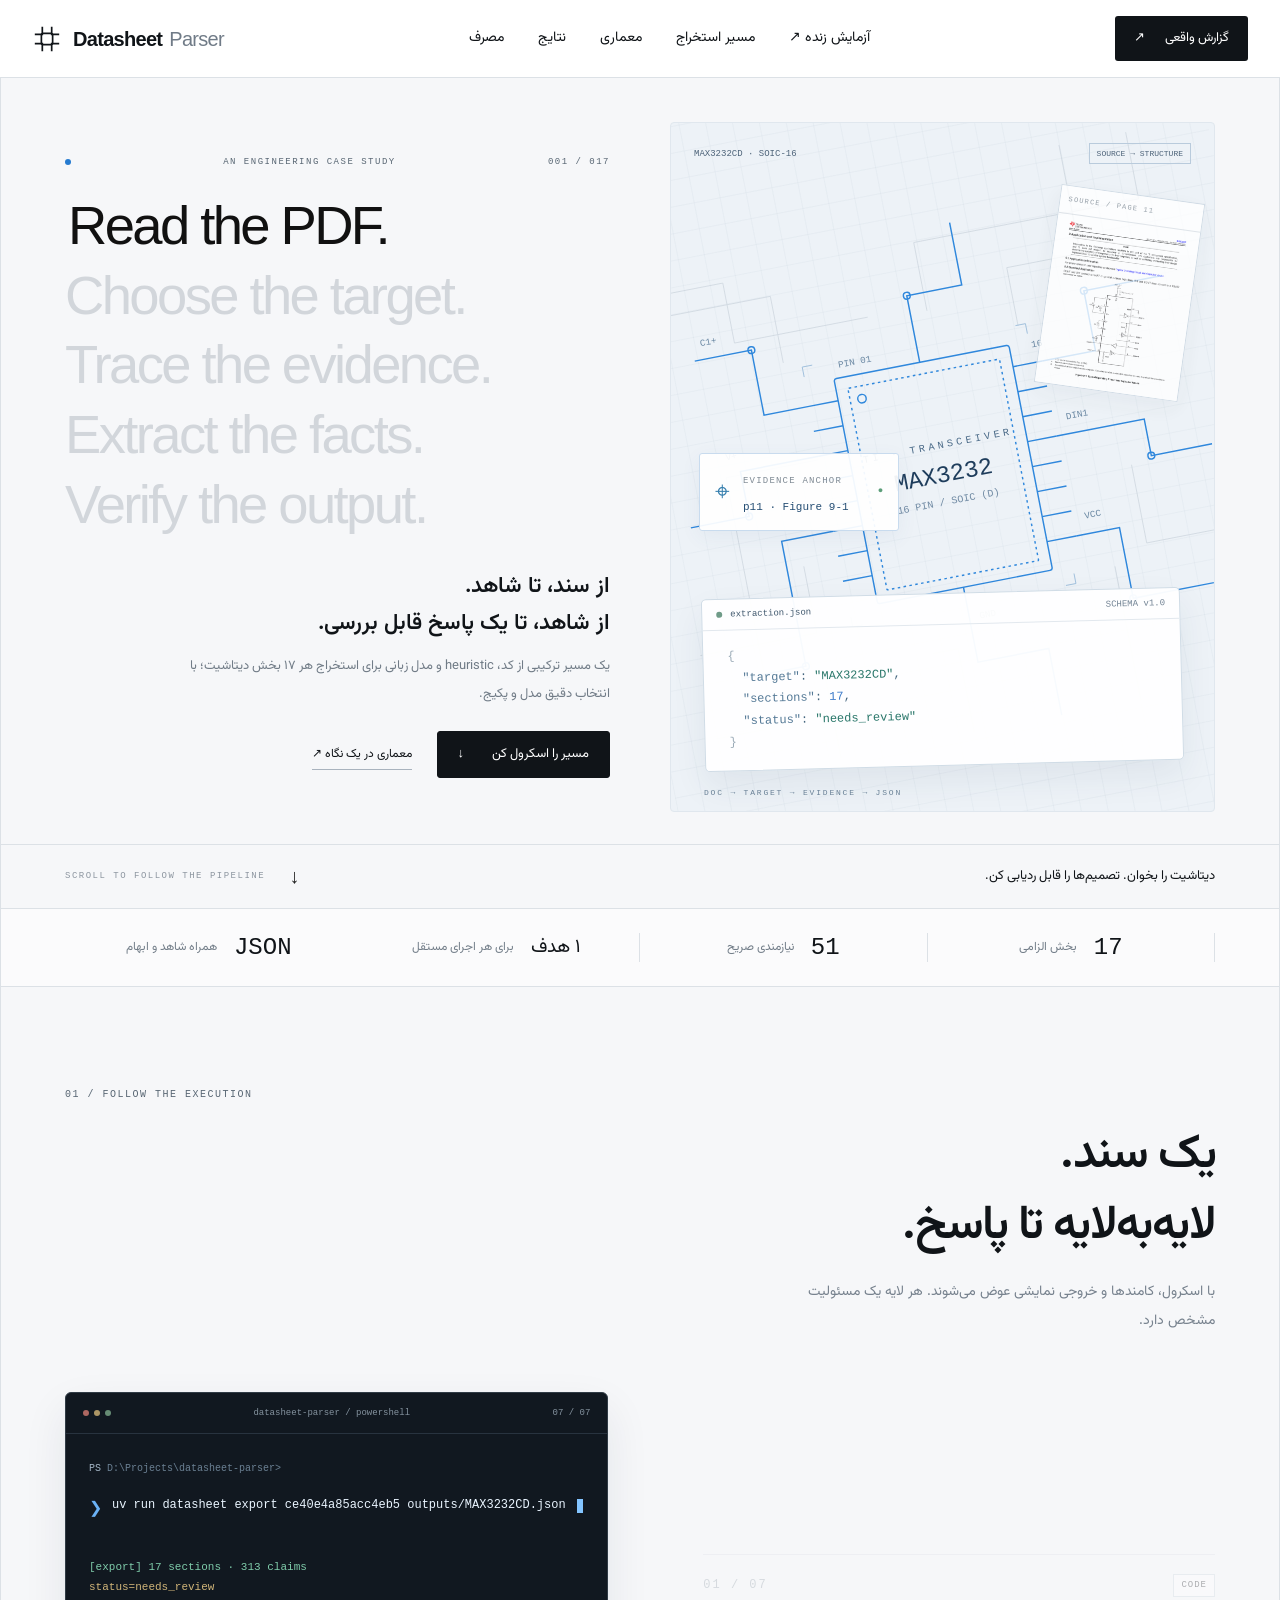
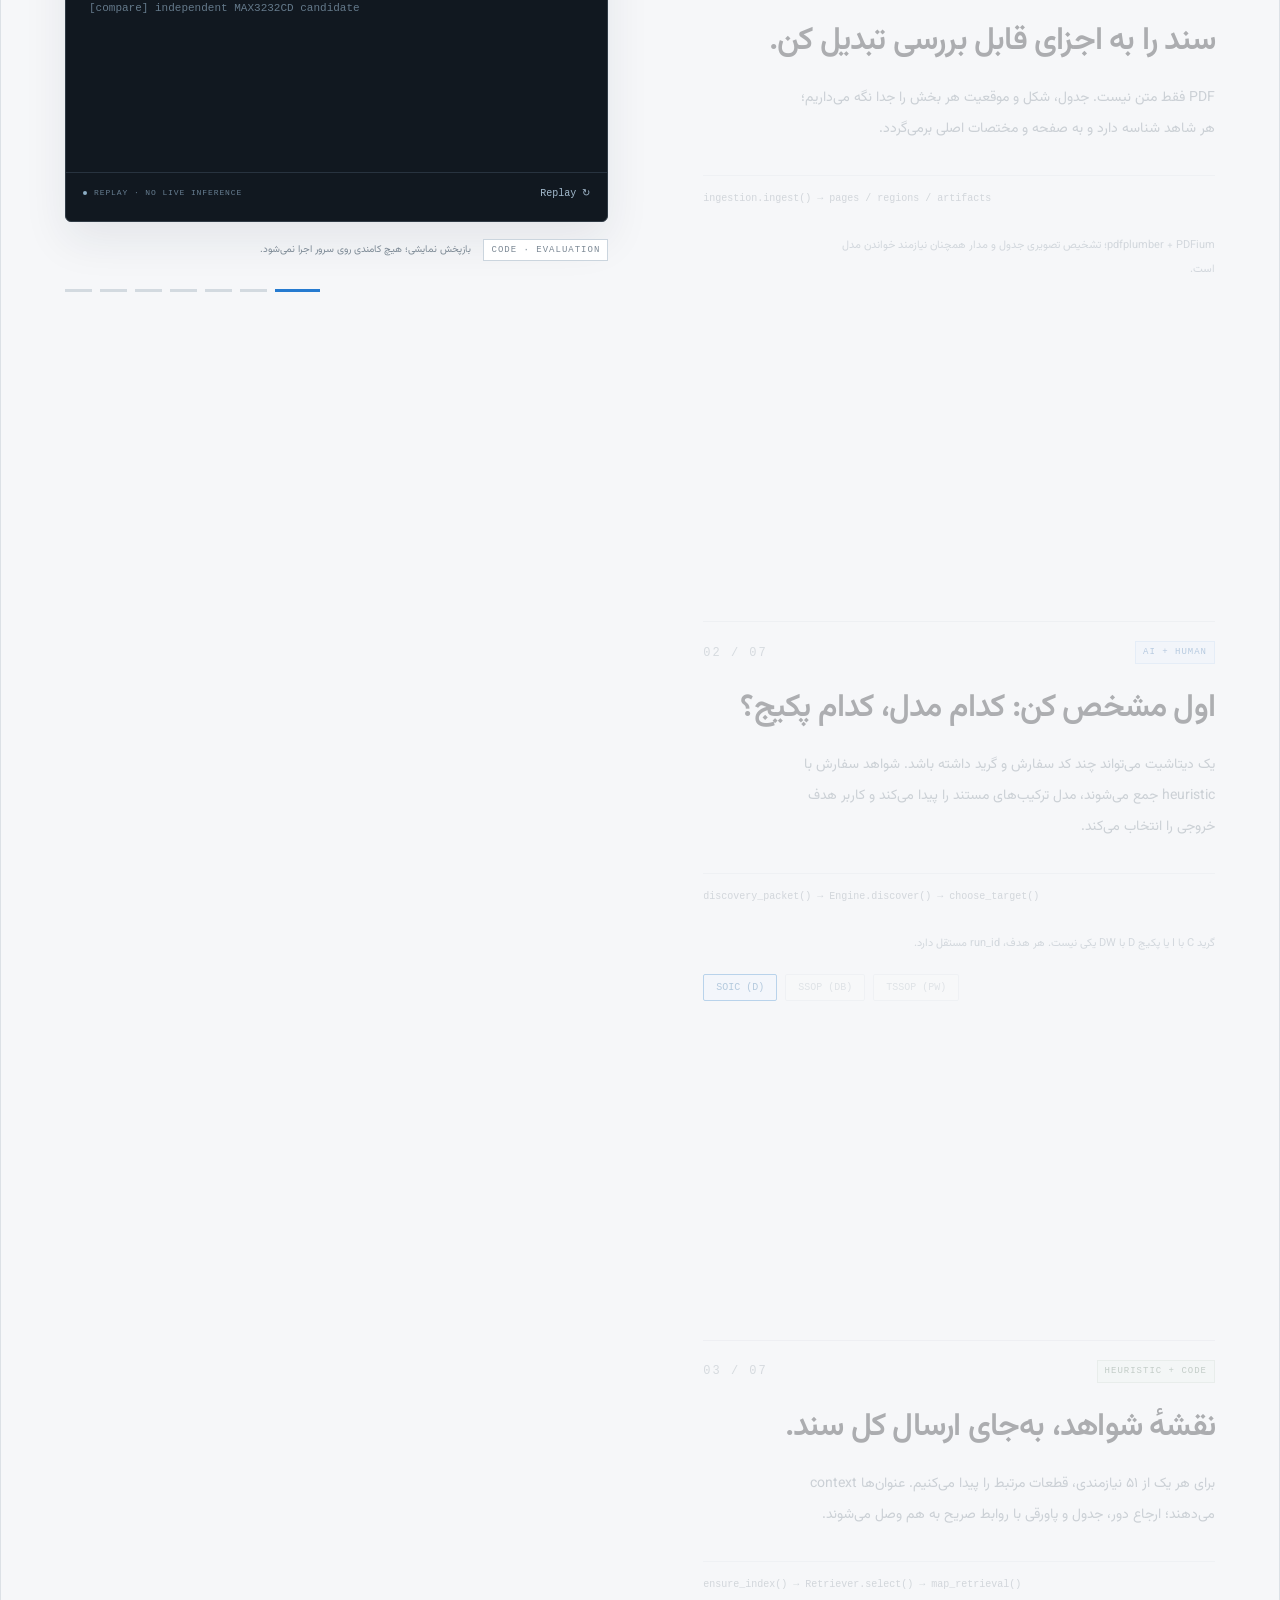
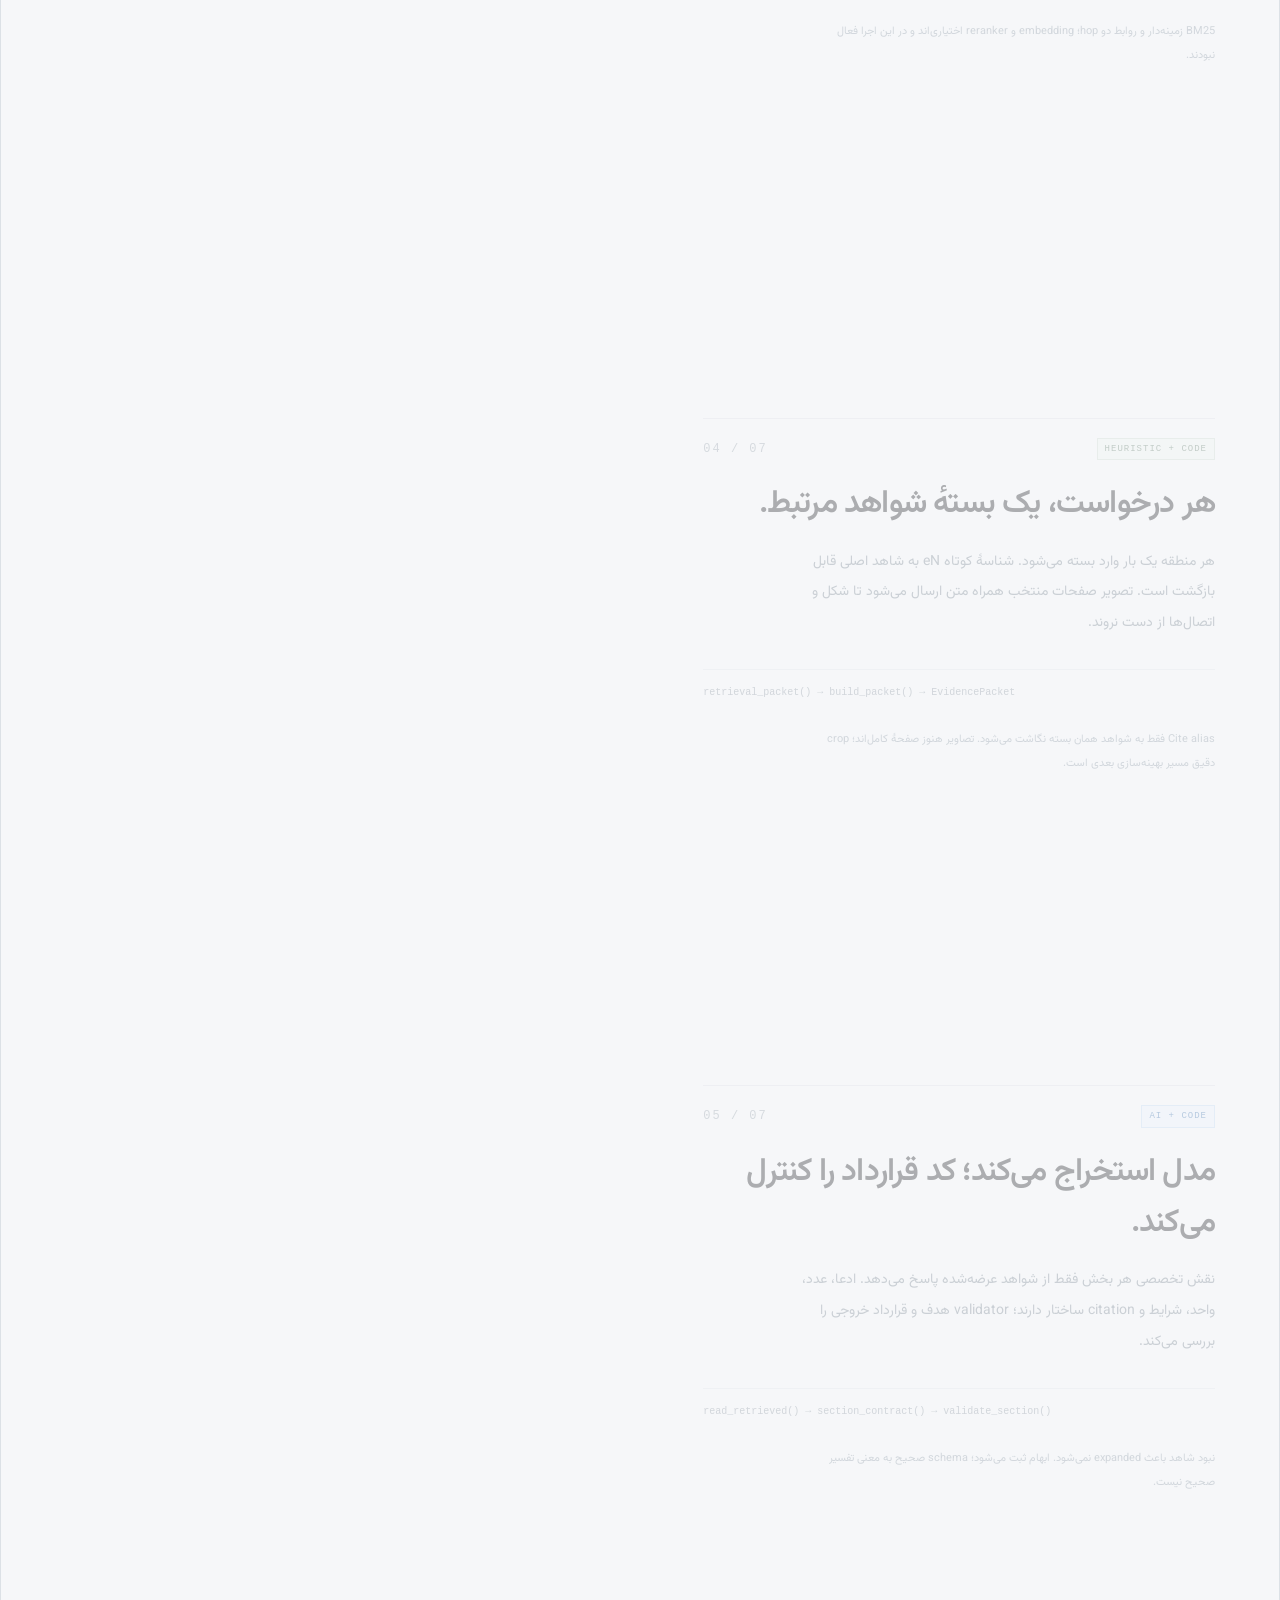
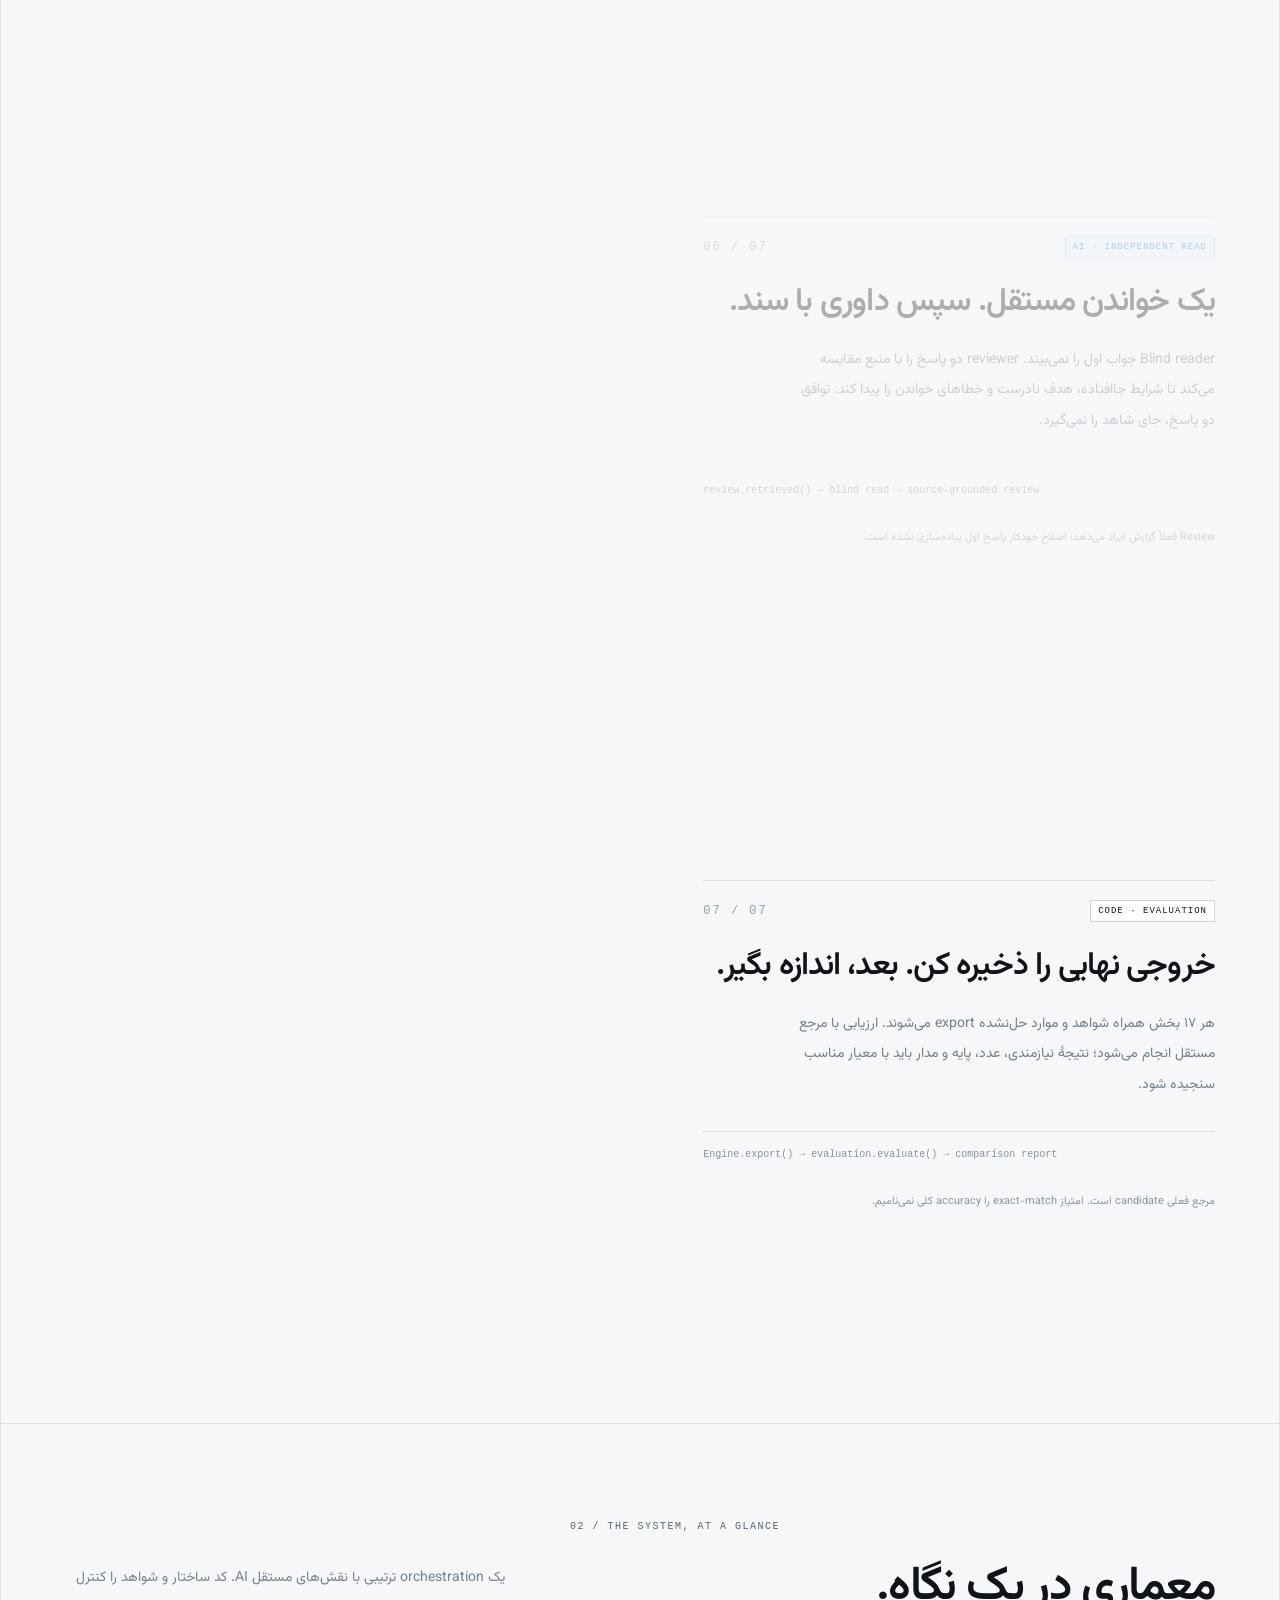
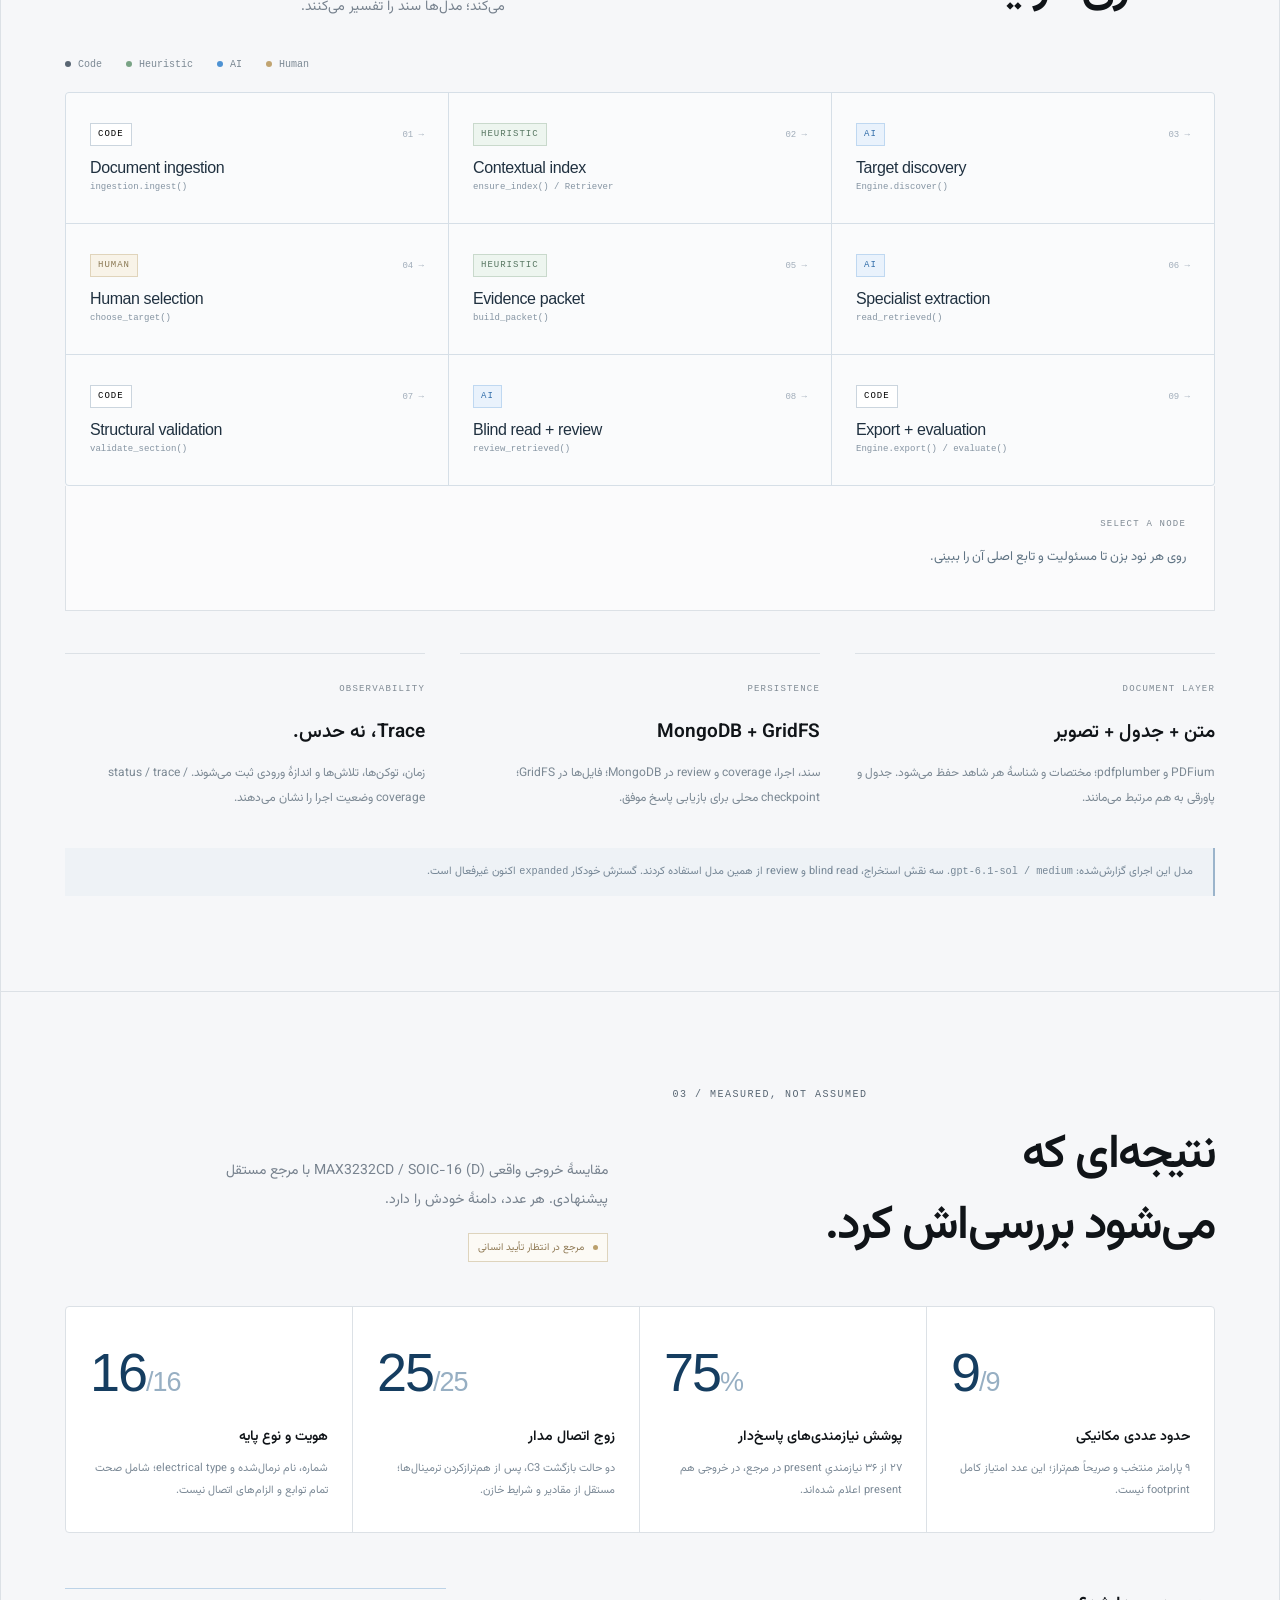
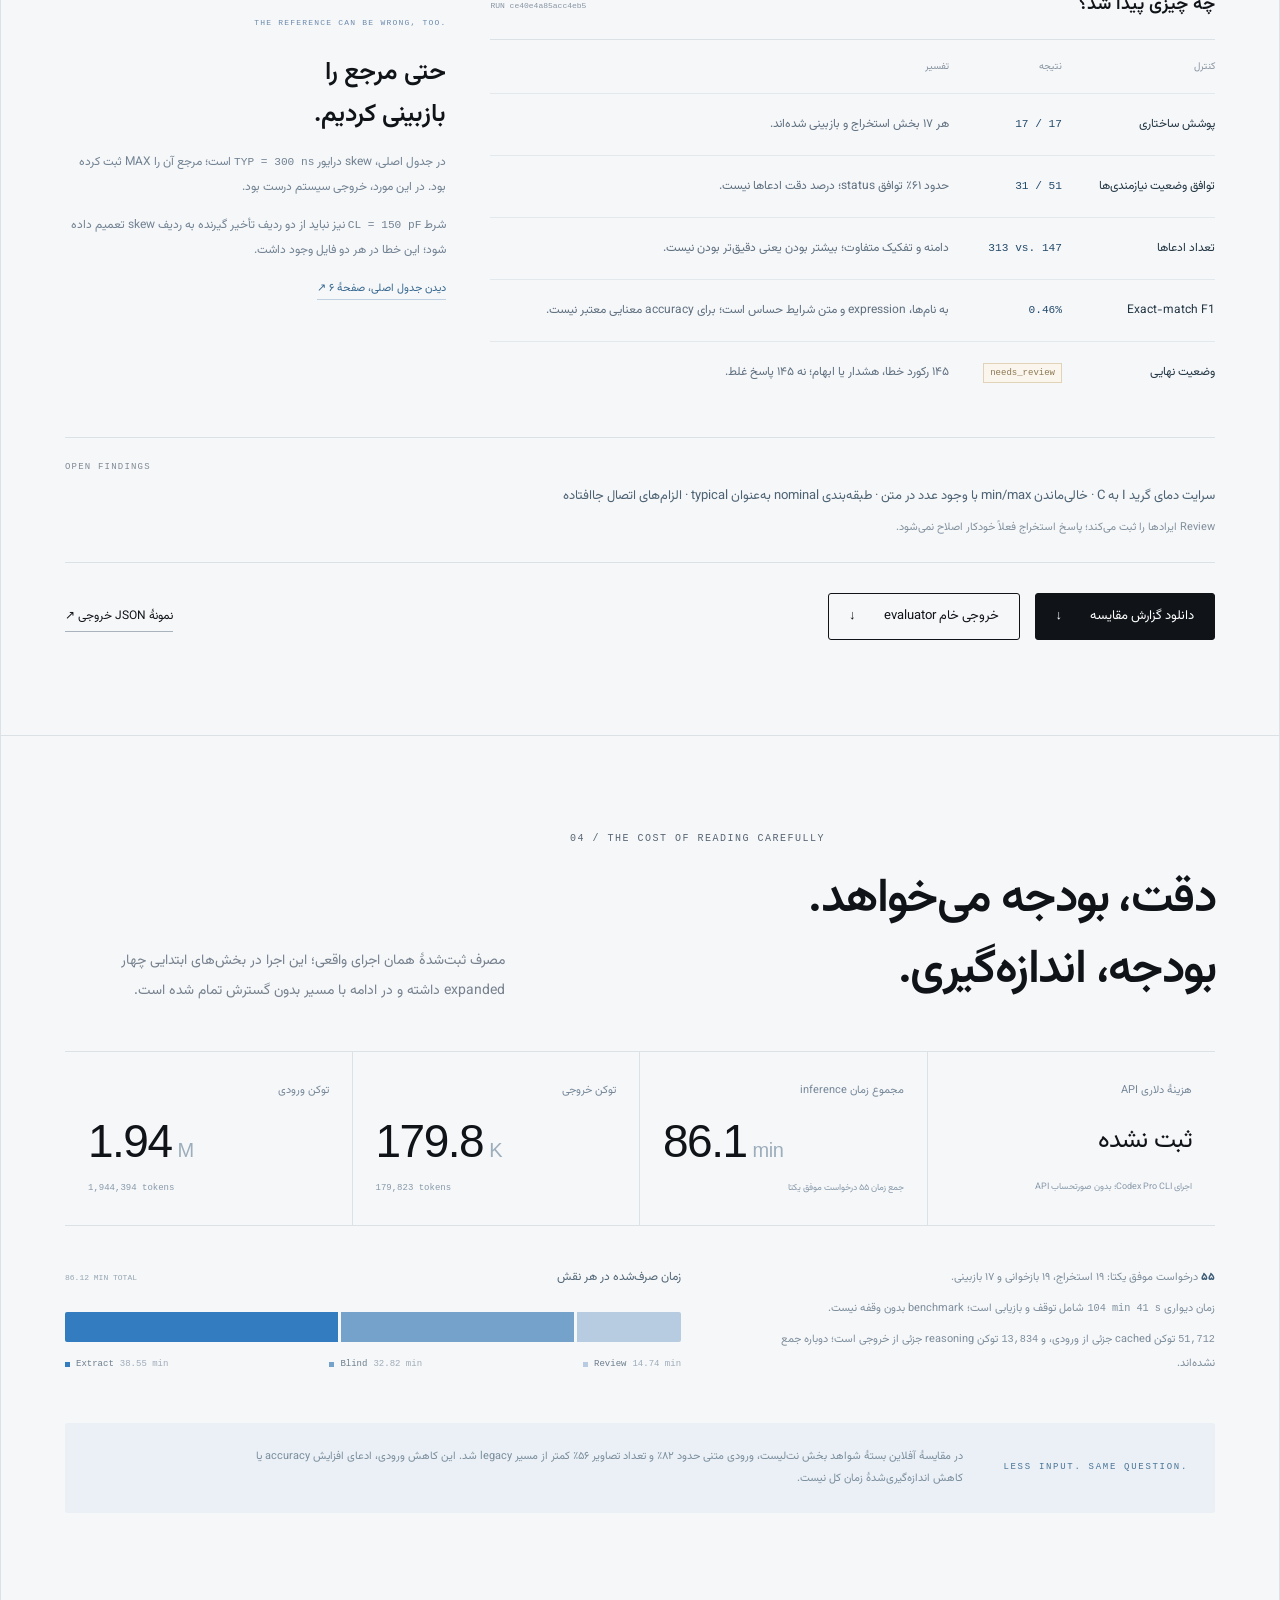
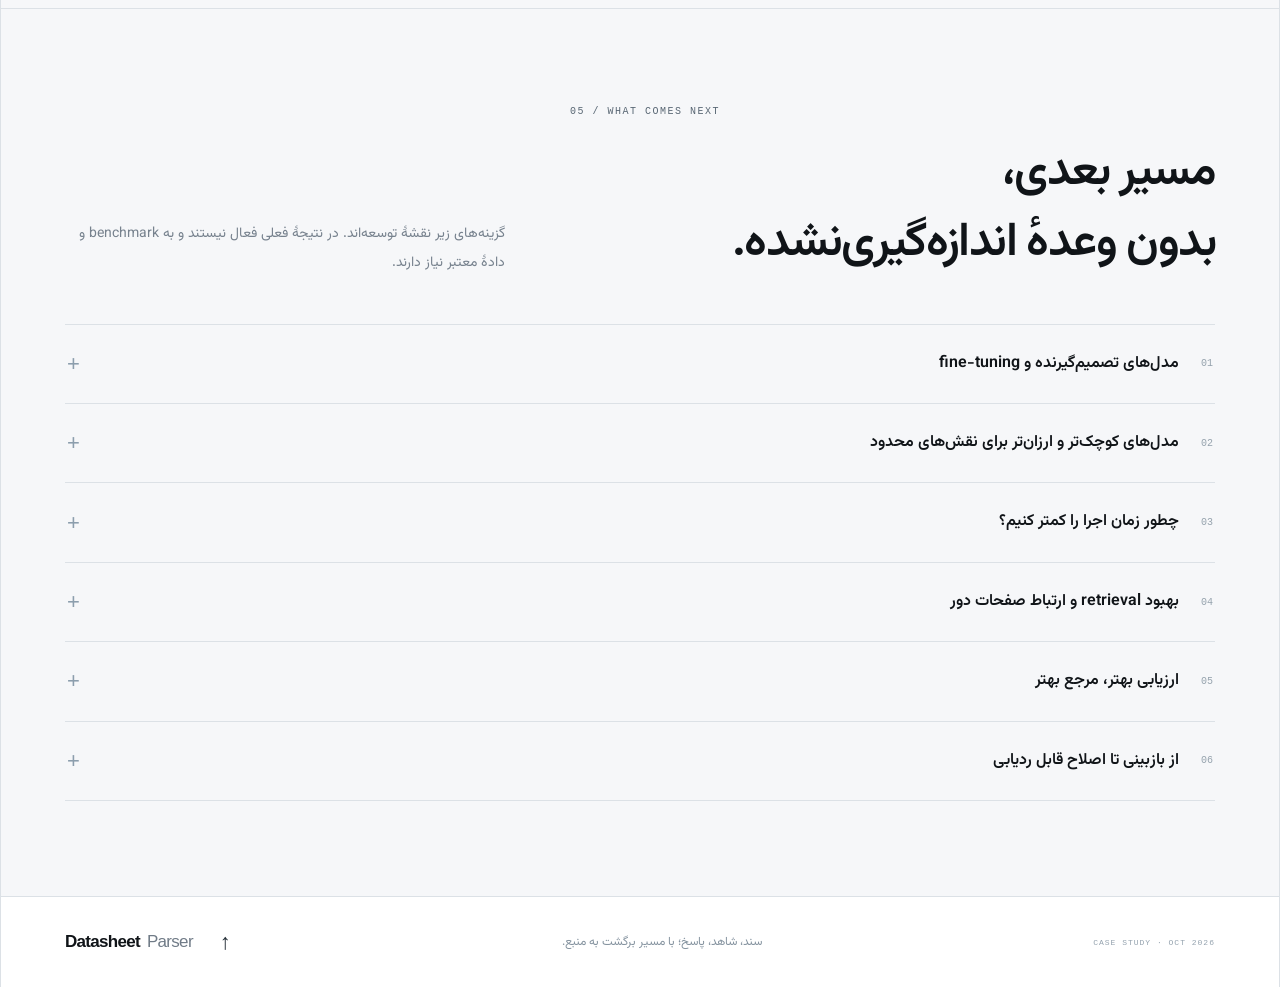
<file: landing/index.html>
<!doctype html>
<html lang="fa" dir="rtl">
<head>
  <meta charset="utf-8">
  <meta name="viewport" content="width=device-width,initial-scale=1">
  <meta name="theme-color" content="#f6f7f9">
  <meta name="description" content="روایت ساخت یک پایپلاین استخراج دیتاشیت: از PDF تا JSON، با شواهد، بازخوانی مستقل و ارزیابی قابل بررسی.">
  <title>Datasheet Parser — از سند تا شاهد</title>
  <link rel="icon" href="assets/favicon.svg" type="image/svg+xml">
  <link rel="stylesheet" href="styles.css">
  <script src="app.js" defer></script>
</head>
<body>
<a class="skip-link" href="#journey">رفتن به معماری</a>
<header class="topbar">
  <a class="brand" href="#top" aria-label="Datasheet Parser، ابتدای صفحه" dir="ltr"><svg viewBox="0 0 32 32" aria-hidden="true"><path d="M11 3v8H3m18-8v8h8M3 21h8v8m18-8h-8v8"/><rect x="10" y="10" width="12" height="12" rx="2"/></svg>Datasheet<span>Parser</span></a>
  <nav aria-label="منوی اصلی"><a href="http://185.243.48.232:8095">آزمایش زنده ↗</a><a href="#journey">مسیر استخراج</a><a href="#architecture">معماری</a><a href="#results">نتایج</a><a href="#cost">مصرف</a></nav>
  <a class="nav-cta" href="#results">گزارش واقعی <span aria-hidden="true">↗</span></a>
</header>
<main id="top" class="page-shell">
  <section class="hero" aria-labelledby="hero-title">
    <div class="hero-grid">
      <div class="hero-copy">
        <div class="eyebrow" dir="ltr"><span class="live-dot"></span> AN ENGINEERING CASE STUDY <span>001 / 017</span></div>
        <h1 id="hero-title" class="sr-only">از دیتاشیت تا خروجی ساختاریافته و قابل ردیابی</h1>
        <div class="hero-stages" dir="ltr" aria-hidden="true">
          <span class="hero-word active">Read the PDF.</span>
          <span class="hero-word">Choose the target.</span>
          <span class="hero-word">Trace the evidence.</span>
          <span class="hero-word">Extract the facts.</span>
          <span class="hero-word">Verify the output.</span>
        </div>
        <div class="hero-description"><p>از سند، تا شاهد.<br>از شاهد، تا یک پاسخ قابل بررسی.</p><span>یک مسیر ترکیبی از کد، heuristic و مدل زبانی برای استخراج هر ۱۷ بخش دیتاشیت؛ با انتخاب دقیق مدل و پکیج.</span></div>
        <div class="hero-actions"><a class="button primary" href="#journey">مسیر را اسکرول کن <span>↓</span></a><a class="text-link" href="#architecture">معماری در یک نگاه ↗</a></div>
      </div>
      <div class="hero-visual" aria-label="نمای تصویریِ تبدیل دیتاشیت به شواهد و JSON">
        <div class="blueprint-grid"></div>
        <div class="visual-topline" dir="ltr"><span>MAX3232CD · SOIC-16</span><span class="tag">SOURCE → STRUCTURE</span></div>
        <svg class="blueprint" viewBox="0 0 640 660" fill="none" aria-hidden="true">
          <g class="ghost-traces" stroke="#c2ccd6" stroke-width="1"><path d="M0 84h110v72h160M42 0v110h120v80M530 0v130h-88v70M640 480h-98v-94M0 510h140v-80M500 660v-160M140 660v-100h66"/><path d="M0 610h70v-300h110M610 0v80H340v82M300 660v-100h-30"/></g>
          <g stroke="#2582db" stroke-width="1.7"><rect x="217" y="220" width="210" height="270" rx="3"/><rect x="231" y="234" width="182" height="242" rx="1" stroke-dasharray="3 4"/><path d="M217 246h-35m35 30h-35m35 30h-35m35 30h-35m35 30h-35m35 30h-35m35 30h-35m35 30h-35M427 246h35m-35 30h35m-35 30h35m-35 30h35m-35 30h35m-35 30h35m-35 30h35m-35 30h35"/><path d="M182 246h-54v-78H60M182 306H88v54H18M182 396H120v150H45M462 246h64v-72h94M462 336h105v44h73M462 456h52v85h110M320 220v-80h66V65M320 490v90h85v80"/><circle cx="245" cy="249" r="5"/><circle cx="128" cy="168" r="4"/><circle cx="88" cy="360" r="4"/><circle cx="120" cy="546" r="4"/><circle cx="526" cy="174" r="4"/><circle cx="567" cy="380" r="4"/><circle cx="514" cy="541" r="4"/><circle cx="320" cy="140" r="4"/></g>
          <g class="signal-trace" stroke="#2582db" stroke-width="3"><path d="M18 360h70v-54h94M462 336h105v44h73M320 490v90h85v80"/></g>
          <g font-family="Consolas,monospace" text-anchor="middle"><text x="322" y="324" fill="#426382" font-size="12" letter-spacing="4">TI · TRANSCEIVER</text><text x="322" y="364" fill="#143454" font-size="28">MAX3232</text><text x="322" y="391" fill="#6a859f" font-size="12">16 PIN / SOIC (D)</text></g>
          <g fill="#63829e" font-family="Consolas,monospace" font-size="11"><text x="70" y="152">C1+</text><text x="74" y="290">V+</text><text x="477" y="319">DIN1</text><text x="476" y="438">VCC</text><text x="332" y="530">GND</text><text x="225" y="208">PIN 01</text><text x="453" y="228">16</text></g>
          <path d="M195 199h-12v12m256-12h12v12M195 511h-12v-12m256 12h12v-12" stroke="#96b9d9"/>
        </svg>
        <div class="source-tab"><span class="tiny-label" dir="ltr">SOURCE / PAGE 11</span><img src="assets/max3232-p11.png" alt="صفحهٔ ۱۱ دیتاشیت MAX3232، مدار کاربردی و اتصال خازن‌ها" width="918" height="1188"></div>
        <div class="evidence-callout" dir="ltr"><span class="crosshair">⌖</span><div><span class="tiny-label">EVIDENCE ANCHOR</span><code>p11 · Figure 9-1</code></div><span class="verified-dot">●</span></div>
        <div class="floating-output" dir="ltr"><div class="floating-head"><span><i></i> extraction.json</span><span>SCHEMA v1.0</span></div><pre><span class="muted">{</span>
  <span class="json-key">"target"</span>: <span class="json-string">"MAX3232CD"</span>,
  <span class="json-key">"sections"</span>: <span class="json-number">17</span>,
  <span class="json-key">"status"</span>: <span class="json-string">"needs_review"</span>
<span class="muted">}</span></pre></div>
        <span class="visual-index" dir="ltr">DOC → TARGET → EVIDENCE → JSON</span>
      </div>
    </div>
    <div class="hero-foot"><span>دیتاشیت را بخوان. تصمیم‌ها را قابل ردیابی کن.</span><span dir="ltr">SCROLL TO FOLLOW THE PIPELINE <span class="down-arrow">↓</span></span></div>
  </section>

  <div class="facts-strip"><div><strong dir="ltr">17</strong><span>بخش الزامی</span></div><div><strong dir="ltr">51</strong><span>نیازمندی صریح</span></div><div><strong>۱ هدف</strong><span>برای هر اجرای مستقل</span></div><div><strong dir="ltr">JSON</strong><span>همراه شاهد و ابهام</span></div></div>

  <section id="journey" class="journey" aria-labelledby="journey-title">
    <div class="section-heading"><span class="eyebrow" dir="ltr">01 / FOLLOW THE EXECUTION</span><h2 id="journey-title">یک سند.<br>لایه‌به‌لایه تا پاسخ.</h2><p>با اسکرول، کامندها و خروجی نمایشی عوض می‌شوند. هر لایه یک مسئولیت مشخص دارد.</p></div>
    <div class="journey-layout">
      <div class="terminal-track"><div class="terminal-sticky">
        <div class="terminal-window" dir="ltr"><div class="terminal-bar"><span class="window-dots"><i></i><i></i><i></i></span><span>datasheet-parser / powershell</span><span id="terminal-progress">01 / 07</span></div><div class="terminal-body"><div class="terminal-path"><span>PS</span> D:\Projects\datasheet-parser&gt;</div><div class="terminal-command"><span class="prompt-symbol">❯</span><code id="terminal-command"></code><span class="cursor" aria-hidden="true"></span></div><div id="terminal-output" class="terminal-output" aria-live="off"></div></div><div class="terminal-footer"><span><i></i> REPLAY · NO LIVE INFERENCE</span><button id="replay" type="button">Replay ↻</button></div></div>
        <div class="terminal-meta"><span id="terminal-role" class="node-label">CODE</span><span>بازپخش نمایشی؛ هیچ کامندی روی سرور اجرا نمی‌شود.</span></div>
        <div id="step-dots" class="step-dots" aria-label="انتخاب مرحله"></div>
      </div></div>
      <div id="story-steps" class="story-steps"></div>
    </div>
  </section>

  <section id="architecture" class="architecture section-pad" aria-labelledby="architecture-title">
    <div class="section-heading split-heading"><div><span class="eyebrow" dir="ltr">02 / THE SYSTEM, AT A GLANCE</span><h2 id="architecture-title">معماری در یک نگاه.</h2></div><p>یک orchestration ترتیبی با نقش‌های مستقل AI. کد ساختار و شواهد را کنترل می‌کند؛ مدل‌ها سند را تفسیر می‌کنند.</p></div>
    <div class="legend"><span><i class="code-dot"></i>Code</span><span><i class="heuristic-dot"></i>Heuristic</span><span><i class="ai-dot"></i>AI</span><span><i class="human-dot"></i>Human</span></div>
    <div class="arch-flow" id="arch-flow"></div>
    <div class="arch-detail" id="arch-detail" aria-live="polite"><span class="tiny-label" dir="ltr">SELECT A NODE</span><p>روی هر نود بزن تا مسئولیت و تابع اصلی آن را ببینی.</p></div>
    <div class="infrastructure"><div><span class="tiny-label" dir="ltr">DOCUMENT LAYER</span><h3>متن + جدول + تصویر</h3><p>PDFium و pdfplumber؛ مختصات و شناسهٔ هر شاهد حفظ می‌شود. جدول و پاورقی به هم مرتبط می‌مانند.</p></div><div><span class="tiny-label" dir="ltr">PERSISTENCE</span><h3>MongoDB + GridFS</h3><p>سند، اجرا، coverage و review در MongoDB؛ فایل‌ها در GridFS؛ checkpoint محلی برای بازیابی پاسخ موفق.</p></div><div><span class="tiny-label" dir="ltr">OBSERVABILITY</span><h3>Trace، نه حدس.</h3><p>زمان، توکن‌ها، تلاش‌ها و اندازهٔ ورودی ثبت می‌شوند. status / trace / coverage وضعیت اجرا را نشان می‌دهند.</p></div></div>
    <p class="architecture-note">مدل این اجرای گزارش‌شده: <bdi>gpt-6.1-sol / medium</bdi>. سه نقش استخراج، blind read و review از همین مدل استفاده کردند. گسترش خودکار <bdi>expanded</bdi> اکنون غیرفعال است.</p>
  </section>

  <section id="results" class="results section-pad" aria-labelledby="results-title">
    <div class="section-heading split-heading"><div><span class="eyebrow" dir="ltr">03 / MEASURED, NOT ASSUMED</span><h2 id="results-title">نتیجه‌ای که<br>می‌شود بررسی‌اش کرد.</h2></div><div><p>مقایسهٔ خروجی واقعی MAX3232CD / SOIC-16 (D) با مرجع مستقل پیشنهادی. هر عدد، دامنهٔ خودش را دارد.</p><span class="report-badge"><i></i> مرجع در انتظار تأیید انسانی</span></div></div>
    <div class="result-metrics"><article><span class="metric-number" dir="ltr">16<span>/16</span></span><h3>هویت و نوع پایه</h3><p>شماره، نام نرمال‌شده و electrical type؛ شامل صحت تمام توابع و الزام‌های اتصال نیست.</p></article><article><span class="metric-number" dir="ltr">25<span>/25</span></span><h3>زوج اتصال مدار</h3><p>دو حالت بازگشت C3، پس از هم‌ترازکردن ترمینال‌ها؛ مستقل از مقادیر و شرایط خازن.</p></article><article><span class="metric-number" dir="ltr">75<span>%</span></span><h3>پوشش نیازمندی‌های پاسخ‌دار</h3><p>۲۷ از ۳۶ نیازمندیِ present در مرجع، در خروجی هم present اعلام شده‌اند.</p></article><article><span class="metric-number" dir="ltr">9<span>/9</span></span><h3>حدود عددی مکانیکی</h3><p>۹ پارامتر منتخب و صریحاً هم‌تراز؛ این عدد امتیاز کامل footprint نیست.</p></article></div>
    <div class="results-body"><div class="report-table-wrap"><div class="table-heading"><h3>چه چیزی پیدا شد؟</h3><span dir="ltr">RUN ce40e4a85acc4eb5</span></div><table><thead><tr><th>کنترل</th><th>نتیجه</th><th>تفسیر</th></tr></thead><tbody><tr><td>پوشش ساختاری</td><td><bdi>17 / 17</bdi></td><td>هر ۱۷ بخش استخراج و بازبینی شده‌اند.</td></tr><tr><td>توافق وضعیت نیازمندی‌ها</td><td><bdi>31 / 51</bdi></td><td>حدود ۶۱٪ توافق status؛ درصد دقت ادعاها نیست.</td></tr><tr><td>تعداد ادعاها</td><td><bdi>313 vs. 147</bdi></td><td>دامنه و تفکیک متفاوت؛ بیشتر بودن یعنی دقیق‌تر بودن نیست.</td></tr><tr><td>Exact-match F1</td><td><bdi>0.46%</bdi></td><td>به نام‌ها، expression و متن شرایط حساس است؛ برای accuracy معنایی معتبر نیست.</td></tr><tr><td>وضعیت نهایی</td><td><span class="status-pill">needs_review</span></td><td>۱۴۵ رکورد خطا، هشدار یا ابهام؛ نه ۱۴۵ پاسخ غلط.</td></tr></tbody></table></div><aside class="finding-note"><span class="tiny-label" dir="ltr">THE REFERENCE CAN BE WRONG, TOO.</span><h3>حتی مرجع را<br>بازبینی کردیم.</h3><p>در جدول اصلی، skew درایور <bdi>TYP = 300 ns</bdi> است؛ مرجع آن را MAX ثبت کرده بود. در این مورد، خروجی سیستم درست بود.</p><p>شرط <bdi>CL = 150 pF</bdi> نیز نباید از دو ردیف تأخیر گیرنده به ردیف skew تعمیم داده شود؛ این خطا در هر دو فایل وجود داشت.</p><a href="assets/max3232-p6.png" target="_blank" rel="noopener">دیدن جدول اصلی، صفحهٔ ۶ ↗</a></aside></div>
    <div class="report-errors"><span class="tiny-label" dir="ltr">OPEN FINDINGS</span><p>سرایت دمای گرید I به C · خالی‌ماندن min/max با وجود عدد در متن · طبقه‌بندی nominal به‌عنوان typical · الزام‌های اتصال جاافتاده</p><span>Review ایرادها را ثبت می‌کند؛ پاسخ استخراج فعلاً خودکار اصلاح نمی‌شود.</span></div>
    <div class="download-row"><a class="button primary" href="reports/comparison.json" download>دانلود گزارش مقایسه <span>↓</span></a><a class="button secondary" href="reports/evaluation.json" download>خروجی خام evaluator <span>↓</span></a><button class="text-link" id="show-sample" type="button">نمونهٔ JSON خروجی ↗</button></div>
  </section>

  <section id="cost" class="cost section-pad" aria-labelledby="cost-title">
    <div class="section-heading split-heading"><div><span class="eyebrow" dir="ltr">04 / THE COST OF READING CAREFULLY</span><h2 id="cost-title">دقت، بودجه می‌خواهد.<br>بودجه، اندازه‌گیری.</h2></div><p>مصرف ثبت‌شدهٔ همان اجرای واقعی؛ این اجرا در بخش‌های ابتدایی چهار expanded داشته و در ادامه با مسیر بدون گسترش تمام شده است.</p></div>
    <div class="cost-metrics"><div><span>توکن ورودی</span><strong dir="ltr">1.94<span>M</span></strong><small dir="ltr">1,944,394 tokens</small></div><div><span>توکن خروجی</span><strong dir="ltr">179.8<span>K</span></strong><small dir="ltr">179,823 tokens</small></div><div><span>مجموع زمان inference</span><strong dir="ltr">86.1<span>min</span></strong><small>جمع زمان ۵۵ درخواست موفق یکتا</small></div><div><span>هزینهٔ دلاری API</span><strong class="unpriced">ثبت نشده</strong><small>اجرای Codex Pro CLI؛ بدون صورتحساب API</small></div></div>
    <div class="cost-breakdown"><div class="cost-chart"><div class="chart-title"><span>زمان صرف‌شده در هر نقش</span><span dir="ltr">86.12 MIN TOTAL</span></div><div class="stacked-bar"><span class="extract-bar" style="width:44.77%" aria-label="استخراج: ۳۸٫۵۵ دقیقه"></span><span class="blind-bar" style="width:38.11%" aria-label="بازخوانی: ۳۲٫۸۲ دقیقه"></span><span class="review-bar" style="width:17.12%" aria-label="بازبینی: ۱۴٫۷۴ دقیقه"></span></div><div class="chart-legend"><span><i class="extract-bar"></i>Extract <bdi>38.55 min</bdi></span><span><i class="blind-bar"></i>Blind <bdi>32.82 min</bdi></span><span><i class="review-bar"></i>Review <bdi>14.74 min</bdi></span></div></div><div class="cost-detail"><p><strong>۵۵</strong> درخواست موفق یکتا: ۱۹ استخراج، ۱۹ بازخوانی و ۱۷ بازبینی.</p><p>زمان دیواری <bdi>104 min 41 s</bdi> شامل توقف و بازیابی است؛ benchmark بدون وقفه نیست.</p><p><bdi>51,712</bdi> توکن cached جزئی از ورودی، و <bdi>13,834</bdi> توکن reasoning جزئی از خروجی است؛ دوباره جمع نشده‌اند.</p></div></div>
    <div class="optimization-note"><span dir="ltr">LESS INPUT. SAME QUESTION.</span><p>در مقایسهٔ آفلاین بستهٔ شواهد بخش نت‌لیست، ورودی متنی حدود ۸۲٪ و تعداد تصاویر ۵۶٪ کمتر از مسیر legacy شد. این کاهش ورودی، ادعای افزایش accuracy یا کاهش اندازه‌گیری‌شدهٔ زمان کل نیست.</p></div>
  </section>

  <section id="next" class="next section-pad" aria-labelledby="next-title"><div class="section-heading split-heading"><div><span class="eyebrow" dir="ltr">05 / WHAT COMES NEXT</span><h2 id="next-title">مسیر بعدی،<br>بدون وعدهٔ اندازه‌گیری‌نشده.</h2></div><p>گزینه‌های زیر نقشهٔ توسعه‌اند. در نتیجهٔ فعلی فعال نیستند و به benchmark و دادهٔ معتبر نیاز دارند.</p></div>
    <div class="accordion">
      <details><summary><span class="accordion-index" dir="ltr">01</span><span>مدل‌های تصمیم‌گیرنده و fine-tuning</span><span class="accordion-plus" aria-hidden="true">+</span></summary><div class="accordion-content"><span class="out-of-scope">خارج از محدودهٔ زمانی این تسک</span><p>تصمیم‌های محدود مانند انتخاب صفحه، نوع بخش، ارتباط شاهد با هدف و نیاز به بررسی انسانی را می‌توان به یک مدل decision سپرد. استخراج کامل JSON همچنان وظیفهٔ جداگانه‌ای است.</p><p><bdi>pplx-decider-v1.1-27b</bdi> یک checkpoint تصمیم‌گیری با readout جداگانه است. استفاده و fine-tuning برای این مسئله، پیشنهاد پژوهشی است و هنوز اجرا یا ارزیابی نشده. باید با برچسب‌های صفحات و شواهد درست/نادرست و مجموعهٔ آزمون مستقل بررسی شود.</p><p class="technical-note">طبق model card، مسیر inference اختصاصی باید حفظ شود؛ سقف ورودی ۸٬۱۹۲ توکن است و وزن‌های اعلام‌شده حدود ۴۹ GiB حافظه می‌خواهند، به‌علاوهٔ حافظهٔ کاری. صرف نصب مدل، تضمین سرعت یا دقت نیست.</p><a href="https://huggingface.co/perplexity-ai/pplx-decider-v1.1-27b" target="_blank" rel="noopener">Model card رسمی در Hugging Face ↗</a></div></details>
      <details><summary><span class="accordion-index" dir="ltr">02</span><span>مدل‌های کوچک‌تر و ارزان‌تر برای نقش‌های محدود</span><span class="accordion-plus" aria-hidden="true">+</span></summary><div class="accordion-content"><p>مدل سبک‌تر برای classification و routing؛ مدل قوی‌تر برای جدول، مدار و بازبینی موارد حساس. معماری LLM Provider محل تعویض backend را دارد، ولی مسیردهی خودکار به مدل متفاوت برای هر نقش هنوز پیاده‌سازی نشده است.</p><p>تصمیم انتخاب مدل باید با هزینهٔ واقعی، زمان، پوشش و خطاهای بحرانی سنجیده شود. فعلاً هیچ درصد دقت یا صرفه‌جویی برای یک مدل جایگزین اعلام نمی‌کنیم.</p></div></details>
      <details><summary><span class="accordion-index" dir="ltr">03</span><span>چطور زمان اجرا را کمتر کنیم؟</span><span class="accordion-plus" aria-hidden="true">+</span></summary><div class="accordion-content"><p>محدودکردن دقیق شواهد به مدل و پکیج، برش معتبر تصویر به‌جای صفحهٔ کامل، حذف شرایط تکراری از پاسخ و رساندن فقط شواهد موردنیاز به reviewer. هر تغییر باید با پاسخ مرجع ثابت سنجیده شود.</p><p>پشتیبانی از دو worker در کد وجود دارد؛ اجرای گزارش‌شده با یک worker انجام شد. موازی‌سازی می‌تواند زمان دیواری را کم کند، اما تعداد توکن‌ها را خودبه‌خود کم نمی‌کند و اثرش هنوز benchmark نشده است. گسترش خودکار اکنون غیرفعال است.</p></div></details>
      <details><summary><span class="accordion-index" dir="ltr">04</span><span>بهبود retrieval و ارتباط صفحات دور</span><span class="accordion-plus" aria-hidden="true">+</span></summary><div class="accordion-content"><p>ایندکس فعلی عنوان، متن، جدول، پاورقی و ارجاع‌ها را نگه می‌دارد. BM25 بر متن دارای context اجرا می‌شود و لینک‌های صریح تا دو hop دنبال می‌شوند؛ بنابراین نزدیکی صفحه تنها معیار انتخاب نیست.</p><p>Embedding و reranker محلی به‌صورت اختیاری پشتیبانی می‌شوند، ولی در این اجرا فعال نبودند. مرحلهٔ بعد، سنجش recall شاهد و تشخیص اینکه خطا از انتخاب منبع آمده یا از خواندن آن است.</p></div></details>
      <details><summary><span class="accordion-index" dir="ltr">05</span><span>ارزیابی بهتر، مرجع بهتر</span><span class="accordion-plus" aria-hidden="true">+</span></summary><div class="accordion-content"><p>نام استاندارد پارامتر، واحد و قرارداد ثابت min/typ/max، هم‌ترازی ترمینال‌های مدار و نمرهٔ جداگانه برای عدد، شرط، هدف و استناد. Exact-matchِ متن آزاد برای سنجش accuracy کافی نیست.</p><p>مرجع فعلی candidate است. ابتدا خطاهای پیدا‌شده در آن اصلاح و تأیید انسانی ثبت می‌شود؛ سپس یک نسخهٔ ثابت برای مقایسهٔ معماری‌ها نگه می‌داریم. دادهٔ gold نباید وارد پرامپت استخراج شود.</p></div></details>
      <details><summary><span class="accordion-index" dir="ltr">06</span><span>از بازبینی تا اصلاح قابل ردیابی</span><span class="accordion-plus" aria-hidden="true">+</span></summary><div class="accordion-content"><p>بازبین فعلی مسئله‌ها را ثبت می‌کند و جواب اول را بازنویسی نمی‌کند. قدم بعدی، اصلاح محدود به ادعاهای مسئله‌دار با شاهد اصلی، حفظ نسخهٔ قبل و بعد، و اجرای دوبارهٔ validator است.</p><p>توافق دو مدل به‌تنهایی مدرک صحت نیست. وضعیت ambiguous یا needs_review باید قابل مشاهده بماند تا جواب نامطمئن به پاسخ قطعی تبدیل نشود.</p></div></details>
    </div>
  </section>
  <footer class="footer"><a class="brand" href="#top" dir="ltr">Datasheet<span>Parser</span><span class="footer-arrow">↑</span></a><p>سند، شاهد، پاسخ؛ با مسیر برگشت به منبع.</p><span dir="ltr">CASE STUDY · OCT 2026</span></footer>
</main>
<dialog id="json-dialog"><div class="dialog-header"><span dir="ltr">extraction.json · compact preview</span><button id="close-dialog" type="button" aria-label="بستن نمونهٔ JSON">×</button></div><p>خلاصهٔ واقعی همان اجرا؛ لیست کامل ادعاها در این پیش‌نمایش نمایش داده نمی‌شود.</p><pre id="json-sample" dir="ltr"></pre><a href="reports/output-summary.json" download>دانلود خلاصهٔ ساختاریافته ↓</a></dialog>
</body>
</html>
</file>
<file: landing/styles.css>
@font-face{font-family:Vazirmatn;src:url('assets/vazirmatn-400.ttf') format('truetype');font-weight:400;font-display:swap}
@font-face{font-family:Vazirmatn;src:url('assets/vazirmatn-600.ttf') format('truetype');font-weight:600;font-display:swap}
@font-face{font-family:Vazirmatn;src:url('assets/vazirmatn-800.ttf') format('truetype');font-weight:800;font-display:swap}
:root{--paper:#f6f7f9;--ink:#101418;--muted:#727c87;--line:#dce1e6;--blue:#267bd0;--blue-light:#eaf3fc;--mono:Consolas,'SFMono-Regular','Liberation Mono',monospace;--font:Vazirmatn,Arial,sans-serif}
*{box-sizing:border-box}html{scroll-behavior:smooth;scroll-padding-top:92px}body{margin:0;color:var(--ink);background:var(--paper);font-family:var(--font);font-size:15px;line-height:1.9}button,a,summary{-webkit-tap-highlight-color:transparent}a{color:inherit;text-decoration:none}button,input{font:inherit}button{cursor:pointer}button:disabled{cursor:default}a:focus-visible,button:focus-visible,summary:focus-visible{outline:3px solid #78b9f3;outline-offset:5px}::selection{background:#cde8ff;color:#14283a}.sr-only{position:absolute;width:1px;height:1px;padding:0;margin:-1px;overflow:hidden;clip:rect(0,0,0,0);white-space:nowrap;border:0}.skip-link{position:fixed;top:-80px;right:20px;z-index:1000;background:white;padding:12px 24px}.skip-link:focus{top:12px}p{margin:0}h1,h2,h3{margin:0;font-weight:600}bdi,code,pre{font-family:var(--mono)}bdi{font-size:.93em}pre{margin:0;white-space:pre-wrap;overflow-wrap:anywhere}.topbar{height:78px;position:sticky;top:0;z-index:60;background:rgba(255,255,255,.96);backdrop-filter:blur(15px);border-bottom:1px solid var(--line);display:flex;align-items:center;justify-content:space-between;padding:0 max(32px,calc((100vw - 1440px)/2 + 36px));direction:ltr;gap:26px}.brand{display:flex;align-items:center;gap:7px;font-size:20px;font-family:Arial,sans-serif;font-weight:600;letter-spacing:-.7px;line-height:1.2;white-space:nowrap}.brand>span{font-weight:400;color:#707b87}.brand svg{width:30px;height:30px;fill:none;stroke:currentColor;stroke-width:1.8;margin-right:4px}.topbar nav{display:flex;gap:34px;direction:rtl;font-size:14px}.topbar nav a{position:relative}.topbar nav a::after{content:'';position:absolute;bottom:-5px;left:50%;right:50%;height:1px;background:var(--ink);transition:.2s}.topbar nav a:hover::after{left:0;right:0}.nav-cta{direction:rtl;padding:10px 19px;background:#101418;color:white;display:flex;gap:20px;align-items:center;border-radius:3px;font-size:13px}.nav-cta:hover{background:#2c3842}.page-shell{max-width:1440px;margin:auto;border-inline:1px solid var(--line)}.hero{position:relative;border-bottom:1px solid var(--line)}.hero-grid{display:grid;grid-template-columns:1fr 1fr;gap:60px;padding:44px 64px 32px;direction:ltr;min-height:720px;height:calc(100svh - 134px);max-height:870px}.hero-copy{display:flex;flex-direction:column;justify-content:center;direction:rtl}.eyebrow{display:flex;align-items:center;gap:10px;font:10px/1.5 var(--mono);letter-spacing:1.5px;color:#586673}.hero-copy>.eyebrow{justify-content:space-between;font-size:9px;margin-bottom:22px}.live-dot{width:6px;height:6px;background:var(--blue);border-radius:50%;display:inline-block;flex:none}.hero-stages{display:flex;flex-direction:column;gap:0;margin-bottom:25px}.hero-word{display:block;font-family:Arial,sans-serif;font-weight:400;line-height:1.28;letter-spacing:-2.6px;font-size:clamp(35px,4.25vw,61px);color:#d2d6db;transition:color .6s ease,transform .6s ease}.hero-word.active{color:#111;transform:translateX(3px)}.hero-description{max-width:450px;padding-left:20px;margin-top:5px}.hero-description p{font-size:22px;line-height:1.65;margin-bottom:10px;font-weight:600}.hero-description>span{color:#717c87;font-size:13px;line-height:2}.hero-actions{display:flex;align-items:center;gap:25px;margin-top:22px}.button{display:inline-flex;align-items:center;justify-content:center;gap:28px;padding:11px 20px;border:1px solid var(--ink);border-radius:3px;line-height:1.8;font-size:13px;transition:background .2s,transform .2s}.button:hover{transform:translateY(-2px)}.primary{background:var(--ink);color:white}.primary:hover{background:#2d3943}.secondary{background:transparent;color:var(--ink)}.secondary:hover{background:white}.text-link{border:0;background:none;color:var(--ink);padding:0;font-size:12px;border-bottom:1px solid #a9b3be;line-height:2.5}.hero-visual{position:relative;min-height:550px;height:100%;overflow:hidden;border-radius:4px;background:#edf2f7;border:1px solid #e0e7ee}.blueprint-grid{position:absolute;inset:0;background-image:linear-gradient(#b9c8d430 1px,transparent 1px),linear-gradient(90deg,#b9c8d430 1px,transparent 1px);background-size:22px 22px;transform:rotate(-11deg) scale(1.2);opacity:.7}.visual-topline{position:absolute;top:20px;left:23px;right:23px;display:flex;justify-content:space-between;align-items:center;font:9px var(--mono);color:#4d6379;z-index:2}.tag{font-size:8px;padding:5px 7px;border:1px solid #b9cbdc}.blueprint{position:absolute;inset:25px 0 0;width:100%;height:calc(100% - 25px);transform:rotate(-11deg) translateY(-26px);opacity:.95}.ghost-traces{opacity:.65}.signal-trace{stroke-dasharray:400;stroke-dashoffset:400;animation:signal 8s linear infinite}@keyframes signal{0%{stroke-dashoffset:400;opacity:0}15%{opacity:.8}80%{stroke-dashoffset:0;opacity:.8}100%{stroke-dashoffset:0;opacity:0}}.source-tab{position:absolute;width:145px;height:200px;top:70px;right:22px;border:1px solid #cad6e1;background:white;box-shadow:0 8px 25px #324b6210;transform:rotate(8deg);overflow:hidden;opacity:.8}.source-tab .tiny-label{display:block;position:relative;z-index:1;padding:8px;background:#fff;border-bottom:1px solid var(--line);font-size:7px}.source-tab img{width:100%;height:auto}.evidence-callout{position:absolute;left:28px;top:48%;display:flex;align-items:center;gap:13px;padding:12px 15px;background:#ffffffee;border:1px solid #c8dbee;border-radius:3px;box-shadow:0 6px 20px #38638a10}.crosshair{font:26px Arial;color:#367fae}.tiny-label{font:9px/1.5 var(--mono);letter-spacing:1.2px;color:#7f8a94}.evidence-callout code{display:block;font-size:11px;color:#244d73;margin-top:2px}.verified-dot{font-size:9px;color:#5c9e79;margin-left:16px}.floating-output{position:absolute;left:32px;right:32px;bottom:45px;background:#fffffff5;border:1px solid #d0dce6;border-radius:5px;box-shadow:0 15px 35px #233c5512;transform:rotate(-1.5deg);overflow:hidden}.floating-head{display:flex;justify-content:space-between;align-items:center;border-bottom:1px solid #e2e8ee;padding:10px 14px;font:9px var(--mono);color:#728394}.floating-head>span:first-child{display:flex;align-items:center;gap:8px;color:#40586d}.floating-head i{width:6px;height:6px;border-radius:50%;background:#6f9b88}.floating-output pre{padding:16px 24px;font:12px/1.8 var(--mono);color:#42647d}.json-key{color:#547996}.json-string{color:#287669}.json-number{color:#3a79c8}.muted{color:#9babb7}.visual-index{position:absolute;bottom:14px;left:33px;font:8px var(--mono);letter-spacing:1.8px;color:#698096}.hero-foot{display:flex;justify-content:space-between;align-items:center;padding:19px 64px;border-top:1px solid var(--line);font-size:13px}.hero-foot>span:last-child{font:9px var(--mono);letter-spacing:1.5px;color:#8d96a0;display:flex;align-items:center;gap:24px}.down-arrow{color:#222;font:20px Arial;animation:nudge 2s ease infinite}@keyframes nudge{50%{transform:translateY(4px)}}.facts-strip{display:grid;grid-template-columns:repeat(4,1fr);border-bottom:1px solid var(--line);padding:24px 64px;background:#fff9}.facts-strip>div{display:flex;align-items:center;justify-content:center;gap:17px;border-inline-start:1px solid var(--line)}.facts-strip>div:last-child{border-inline-start:0}.facts-strip strong{font:24px var(--mono);font-weight:400}.facts-strip strong:not([dir]){font-family:var(--font);font-size:19px}.facts-strip span{font-size:12px;color:#737e89}.section-heading{padding:0 64px}.section-heading h2{font-size:clamp(30px,3.7vw,49px);line-height:1.5;letter-spacing:-1.6px;margin-top:18px}.section-heading>p,.split-heading>p,.split-heading>div>p{color:#77828e;max-width:440px;font-size:14px;line-height:2.1;margin-top:16px}.journey{padding-top:100px;border-bottom:1px solid var(--line)}.journey-layout{display:grid;grid-template-columns:1.03fr .97fr;gap:95px;padding:0 64px;direction:ltr;margin-top:35px;position:relative}.terminal-track{position:relative}.terminal-sticky{position:sticky;top:125px;padding-top:20px;padding-bottom:65px}.terminal-window{background:#111820;color:#d4dee7;border:1px solid #303b45;border-radius:6px;box-shadow:0 18px 45px #1b263a15;min-height:430px;overflow:hidden}.terminal-bar{display:flex;justify-content:space-between;align-items:center;padding:15px 17px;border-bottom:1px solid #28333f;font:9px var(--mono);color:#85939f;gap:12px}.window-dots{display:flex;gap:5px}.window-dots i{width:6px;height:6px;border-radius:50%;background:#5e6872}.window-dots i:first-child{background:#ad6761}.window-dots i:nth-child(2){background:#ac9665}.window-dots i:last-child{background:#668c74}.terminal-body{padding:26px 23px;min-height:338px;font:11px/1.85 var(--mono);overflow:hidden}.terminal-path{font-size:10px;color:#6b8093;margin-bottom:17px;overflow-wrap:anywhere}.terminal-path>span{color:#a5b7c7}.terminal-command{display:flex;align-items:start;gap:10px;margin-bottom:20px;min-height:42px}.terminal-command code{color:#eaf5ff;font:12px/1.8 var(--mono);white-space:pre-wrap;overflow-wrap:anywhere}.prompt-symbol{color:#6bb2f6;font-size:16px}.cursor{display:inline-block;width:6px;height:14px;background:#83c4ff;margin:4px 0 0 1px;flex:none;animation:blink 1.1s step-end infinite}@keyframes blink{50%{opacity:0}}.terminal-output{font-size:11px;color:#acbdcc;white-space:pre-wrap;overflow-wrap:anywhere}.terminal-line{display:block;animation:fade-line .25s ease}.terminal-line.success{color:#7fccaa}.terminal-line.warning{color:#d1b579}.terminal-line.info{color:#81b3dc}.terminal-line.dim{color:#64798a}.terminal-line.question{color:#dbe9f5}.terminal-line.accent{color:#b7a6e6}.terminal-footer{display:flex;align-items:center;justify-content:space-between;padding:11px 17px;border-top:1px solid #28333f;font:8px var(--mono);letter-spacing:.9px;color:#677e91}.terminal-footer>span{display:flex;align-items:center;gap:7px}.terminal-footer i{width:4px;height:4px;background:#8cadc5;border-radius:50%}.terminal-footer button{border:0;background:transparent;color:#a4bbce;font:10px var(--mono);padding:3px 0}.terminal-footer button:hover{color:white}.terminal-meta{display:flex;direction:rtl;gap:12px;align-items:center;font-size:10px;color:#7c8995;margin-top:17px}.node-label{font:9px/1.4 var(--mono);letter-spacing:1px;border:1px solid #cbd5de;background:#fff;padding:4px 7px;white-space:nowrap}.node-label.ai{color:#326eaa;background:#e9f2fc;border-color:#bfd8f1}.node-label.heuristic{color:#577661;background:#edf5ef;border-color:#c9d9cc}.node-label.human{color:#8b7954;background:#f8f3e8;border-color:#e0d4bb}.step-dots{display:flex;gap:8px;direction:ltr;margin-top:28px}.step-dots button{padding:0;border:0;width:27px;height:3px;background:#d3dae0;transition:.3s}.step-dots button.active{background:var(--blue);width:45px}.story-steps{direction:rtl}.story-step{min-height:77vh;display:flex;flex-direction:column;justify-content:center;padding-block:72px;position:relative;opacity:.32;transition:opacity .4s}.story-step.active{opacity:1}.story-step:last-child{padding-bottom:130px}.step-kicker{display:flex;align-items:center;justify-content:space-between;border-top:1px solid var(--line);padding-top:19px;margin-bottom:19px}.step-number{font:12px var(--mono);letter-spacing:2px;color:#939fa9}.story-step h3{font-size:32px;line-height:1.6;letter-spacing:-.8px;margin-bottom:16px}.story-step>p{font-size:14px;line-height:2.2;color:#72808c;max-width:420px}.function-label{direction:ltr;text-align:left;font:10px/1.8 var(--mono);padding:14px 0;border-top:1px solid #e0e5e9;color:#87929e;margin-top:30px;overflow-wrap:anywhere}.step-footnote{font-size:11px!important;color:#8896a3!important;margin-top:12px;max-width:390px!important}.target-options{display:flex;gap:8px;margin-top:18px;direction:ltr;flex-wrap:wrap}.target-options button{border:1px solid #c4cfda;background:white;padding:7px 12px;border-radius:2px;font:10px var(--mono);color:#566b7e}.target-options button.active{border-color:#3787cb;background:#edf6fe;color:#286ca5}.target-options button:disabled{opacity:.45}.section-pad{padding:95px 64px;border-bottom:1px solid var(--line)}.section-pad>.section-heading{padding:0}.split-heading{display:flex;justify-content:space-between;align-items:flex-end;gap:65px}.split-heading>div{flex:1}.split-heading>p{flex:1}.legend{display:flex;gap:24px;direction:ltr;font:10px var(--mono);margin-top:36px;color:#7c8994}.legend span{display:flex;align-items:center;gap:7px}.legend i{width:6px;height:6px;border-radius:50%}.code-dot{background:#596673}.heuristic-dot{background:#79a385}.ai-dot{background:#4d92d3}.human-dot{background:#c1a471}.arch-flow{display:grid;grid-template-columns:repeat(3,1fr);gap:1px;direction:ltr;background:#d6dfe7;border:1px solid #d6dfe7;margin-top:22px;border-radius:4px;overflow:hidden}.arch-node{text-align:left;background:#fafbfc;border:0;position:relative;padding:23px 24px;min-height:130px;transition:background .2s}.arch-node:hover,.arch-node.selected{background:#fff}.arch-node.selected:after{content:'';height:3px;background:var(--blue);position:absolute;bottom:0;left:0;right:0}.arch-node>div{display:flex;justify-content:space-between;align-items:center}.arch-number{font:9px var(--mono);color:#a1adba}.arch-node h3{font:16px Arial;margin-top:13px;letter-spacing:-.4px;color:#203140}.arch-node .arch-function{font:9px var(--mono);color:#8594a2;margin-top:5px;display:block}.arch-node .node-arrow{color:#becbd8;font-size:19px}.arch-detail{min-height:125px;border:1px solid var(--line);border-top:0;background:#ffffff90;padding:23px 28px;direction:rtl}.arch-detail p{margin-top:7px;font-size:13px;color:#607484;line-height:2;max-width:900px}.infrastructure{display:grid;grid-template-columns:repeat(3,1fr);gap:35px;margin-top:42px}.infrastructure>div{border-top:1px solid var(--line);padding-top:20px}.infrastructure h3{font-size:19px;margin-top:13px}.infrastructure p{font-size:12px;color:#7c8994;margin-top:10px;line-height:2.1}.architecture-note{font-size:11px;color:#768796;margin-top:36px;background:#eef2f6;border-inline-start:2px solid #9bb4cb;padding:14px 20px}.report-badge{display:inline-flex;gap:9px;align-items:center;border:1px solid #ded4bd;background:#fcfaf5;color:#8f7954;font-size:10px;padding:4px 9px;margin-top:18px}.report-badge i{width:5px;height:5px;background:#bba06c;border-radius:50%}.result-metrics{display:grid;grid-template-columns:repeat(4,1fr);margin-top:44px;border:1px solid var(--line);border-radius:4px;background:#fff;direction:ltr}.result-metrics article{border-right:1px solid var(--line);padding:30px 24px;direction:rtl}.result-metrics article:last-child{border-right:0}.metric-number{display:block;font:54px/1.3 Arial,sans-serif;letter-spacing:-2px;color:#153d60}.metric-number>span{font-size:27px;color:#97afc3;letter-spacing:-1px}.result-metrics h3{font-size:14px;margin-top:16px;font-weight:600}.result-metrics p{font-size:11px;color:#7b8996;line-height:2;margin-top:8px}.results-body{display:grid;grid-template-columns:1.9fr 1fr;gap:44px;margin-top:55px}.table-heading{display:flex;justify-content:space-between;align-items:center;border-bottom:1px solid var(--line);padding-bottom:17px}.table-heading h3{font-size:18px}.table-heading>span{font:8px var(--mono);color:#8795a3}table{border-collapse:collapse;width:100%;font-size:12px;text-align:right}th{color:#8895a1;font-size:10px;font-weight:400;padding:17px 12px}td{padding:19px 12px;border-top:1px solid #e3e8ed;color:#607180;vertical-align:top}td:first-child{color:#233744;white-space:nowrap;padding-right:0}td:nth-child(2){white-space:nowrap;color:#244b6b}th:first-child{padding-right:0}.status-pill{font:9px var(--mono);border:1px solid #e1d3b8;background:#faf6ed;padding:4px 6px;color:#8c7954}.finding-note{border-top:1px solid #bdd3e7;padding-top:19px}.finding-note>.tiny-label{font-size:8px;color:#6b8bac}.finding-note h3{font-size:25px;line-height:1.7;margin-top:15px}.finding-note p{font-size:12px;line-height:2.1;color:#728393;margin-top:13px}.finding-note a{display:inline-block;font-size:11px;border-bottom:1px solid #bfd1e2;color:#376990;margin-top:15px}.report-errors{display:flex;flex-direction:column;gap:9px;border-top:1px solid var(--line);border-bottom:1px solid var(--line);margin-top:35px;padding:23px 0}.report-errors p{font-size:13px;color:#4d6374}.report-errors>span:last-child{font-size:11px;color:#82919e}.download-row{display:flex;align-items:center;gap:15px;flex-wrap:wrap;margin-top:30px}.download-row .text-link{margin-inline-start:auto}.cost-metrics{display:grid;grid-template-columns:repeat(4,1fr);gap:0;margin-top:45px;border-block:1px solid var(--line);direction:ltr}.cost-metrics>div{padding:29px 23px;border-right:1px solid var(--line);display:flex;flex-direction:column;direction:rtl}.cost-metrics>div:last-child{border-right:0}.cost-metrics>div>span{font-size:11px;color:#768899}.cost-metrics strong{font:46px/1.7 Arial;letter-spacing:-1.5px;display:block}.cost-metrics strong>span{font-size:20px;letter-spacing:-.5px;color:#9caebb;margin-left:6px}.cost-metrics small{font:9px/1.8 var(--mono);color:#889aaa}.cost-metrics small:not([dir]){font-family:var(--font)}.cost-metrics .unpriced{font:25px/3.1 var(--font);letter-spacing:-.7px}.cost-breakdown{display:grid;grid-template-columns:1.3fr 1fr;gap:60px;direction:ltr;margin-top:40px}.cost-chart{direction:rtl}.chart-title{display:flex;justify-content:space-between;align-items:center;font-size:12px;color:#526777}.chart-title>span:last-child{font:8px var(--mono);color:#96a6b3}.stacked-bar{display:flex;direction:ltr;height:30px;gap:3px;margin-top:23px;border-radius:2px;overflow:hidden}.extract-bar{background:#347cc0}.blind-bar{background:#74a2ca}.review-bar{background:#b7cce0}.chart-legend{display:flex;justify-content:space-between;direction:ltr;margin-top:17px;font:9px var(--mono);color:#6c7e8d;gap:8px}.chart-legend>span{display:flex;flex-wrap:wrap;align-items:center;gap:6px}.chart-legend bdi{font-size:9px;color:#9eacb9}.chart-legend i{width:5px;height:5px}.cost-detail{direction:rtl}.cost-detail p{font-size:11px;color:#7d8e9c;line-height:2.1;margin-bottom:8px}.cost-detail strong{color:#3c5b76}.optimization-note{display:flex;align-items:center;gap:40px;padding:23px 27px;background:#eaf0f5;margin-top:40px;border-radius:3px}.optimization-note>span{font:9px/1.7 var(--mono);letter-spacing:1.7px;flex:none;color:#4a7497}.optimization-note p{font-size:11px;line-height:2;color:#7b8e9e;max-width:730px}.accordion{margin-top:45px;border-top:1px solid var(--line)}details{border-bottom:1px solid var(--line)}summary{list-style:none;display:flex;align-items:center;gap:22px;padding:24px 2px;font-size:16px;font-weight:600;cursor:pointer}summary::-webkit-details-marker{display:none}.accordion-index{font:10px var(--mono);color:#95a2ad;font-weight:400}.accordion-plus{margin-inline-start:auto;font:22px Arial;color:#8c9ead;font-weight:400;transition:transform .2s}details[open] .accordion-plus{transform:rotate(45deg);color:#3475ad}details[open] summary{color:#285c85}.accordion-content{padding:0 38px 30px;max-width:980px;font-size:13px;color:#708392}.accordion-content p{line-height:2.2;margin-top:12px}.accordion-content a{color:#376c98;display:inline-block;font-size:11px;border-bottom:1px solid #9fbbd4;direction:ltr;margin-top:16px}.out-of-scope{display:inline-block;border:1px solid #d1dce6;font-size:10px;padding:3px 8px;background:#fff;color:#778c9f}.accordion-content .technical-note{font-size:11px;border-inline-start:2px solid #d6e2ec;padding-inline-start:15px;margin-top:20px}.footer{padding:32px 64px;display:flex;align-items:center;justify-content:space-between;gap:30px;background:#fff;direction:ltr}.footer .brand{font-size:17px}.footer-arrow{font-size:22px;margin-left:20px;color:#242e37!important}.footer p{font-size:12px;color:#8694a0;direction:rtl}.footer>span{font:8px var(--mono);letter-spacing:1px;color:#94a2ae}dialog{border:1px solid #cbd7e1;border-radius:7px;padding:0;max-width:780px;width:calc(100% - 40px);max-height:85vh;color:#233d51;background:#fbfcfe;box-shadow:0 30px 120px #152a4440}dialog::backdrop{background:#182a4660;backdrop-filter:blur(5px)}.dialog-header{display:flex;justify-content:space-between;align-items:center;padding:15px 22px;border-bottom:1px solid var(--line);direction:ltr;font:11px var(--mono)}.dialog-header button{border:0;background:none;font:25px Arial;color:#7b91a4;padding:0 5px}dialog>p{font-size:11px;color:#8093a2;padding:15px 23px}dialog pre{padding:8px 23px 25px;font:11px/1.9 var(--mono);max-height:52vh;overflow:auto;white-space:pre;overflow-wrap:normal}dialog>a{display:block;padding:15px 23px;border-top:1px solid var(--line);font-size:12px;color:#376d9b}@keyframes fade-line{from{opacity:0;transform:translateY(3px)}to{opacity:1;transform:none}}
@media(min-width:1600px){.hero-word{font-size:65px}.hero-grid{gap:70px;padding-top:60px}}
@media(max-width:1150px){.hero-grid{padding:35px;gap:30px}.hero-word{font-size:clamp(34px,4.3vw,50px);letter-spacing:-2px}.hero-description p{font-size:19px}.hero-visual{min-height:540px}.hero-foot,.facts-strip{padding-inline:35px}.section-pad{padding:75px 35px}.section-heading{padding-inline:35px}.journey-layout{padding-inline:35px;gap:50px}.split-heading{gap:40px}.terminal-bar{font-size:8px}.terminal-body{padding-inline:17px}.result-metrics article{padding:24px 16px}.metric-number{font-size:46px}.cost-metrics>div{padding:24px 15px}.cost-metrics strong{font-size:39px}.results-body{gap:25px}.table-heading>span{font-size:7px}.footer{padding-inline:35px}}
@media(max-width:850px){.topbar{height:65px;padding:0 24px;gap:15px}.topbar nav{gap:20px;font-size:12px}.brand{font-size:17px}.brand svg{width:25px;height:25px}.nav-cta{padding:8px 12px;font-size:11px;gap:12px}.hero-grid{min-height:650px;height:auto;gap:22px;padding:35px 28px}.hero-copy>.eyebrow{font-size:8px;letter-spacing:1px}.hero-copy>.eyebrow>span:last-child{display:none}.hero-word{font-size:37px;letter-spacing:-1.8px}.hero-visual{min-height:550px}.hero-description{padding-left:0}.hero-actions{gap:15px;flex-wrap:wrap}.hero-actions .text-link{font-size:10px}.hero-foot{padding-inline:28px}.facts-strip{padding-inline:28px;gap:10px}.facts-strip>div{flex-direction:column;gap:6px}.facts-strip span{font-size:10px}.section-heading h2{font-size:36px}.journey-layout{gap:28px;padding:0 28px}.terminal-bar>span:nth-child(2){font-size:7px}.terminal-bar{padding-inline:12px}.terminal-body{font-size:9px;padding-inline:14px}.terminal-command code{font-size:10px}.terminal-output{font-size:10px}.terminal-meta{align-items:flex-start;font-size:9px}.story-step h3{font-size:25px}.story-step>p{font-size:12px}.story-step{min-height:74vh}.section-pad{padding-inline:28px}.split-heading{gap:30px}.result-metrics{grid-template-columns:repeat(2,1fr)}.result-metrics article:nth-child(2){border-right:0}.result-metrics article:nth-child(-n+2){border-bottom:1px solid var(--line)}.results-body{grid-template-columns:1fr}.finding-note{display:grid;grid-template-columns:1fr 1fr;column-gap:30px}.finding-note>.tiny-label{grid-column:1/-1}.finding-note h3{grid-row:2/5}.finding-note a{justify-self:start}.cost-metrics{grid-template-columns:repeat(2,1fr)}.cost-metrics>div:nth-child(2){border-right:0}.cost-metrics>div:nth-child(-n+2){border-bottom:1px solid var(--line)}.cost-breakdown{gap:30px}.optimization-note{flex-direction:column;gap:10px;align-items:start}.footer{gap:18px;flex-wrap:wrap}.footer p{font-size:10px}.arch-node{padding:18px}.infrastructure{gap:20px}.infrastructure h3{font-size:16px}}
@media(max-width:640px){html{scroll-padding-top:80px}.topbar{padding:0 17px;height:62px}.topbar nav{display:none}.nav-cta{font-size:10px}.brand{font-size:16px}.page-shell{border:0}.hero-grid{grid-template-columns:1fr;padding:30px 22px 22px;gap:35px;min-height:0}.hero-copy>.eyebrow{margin-bottom:20px;font-size:8px}.hero-copy>.eyebrow>span:last-child{display:inline}.hero-word{font-size:clamp(32px,8.8vw,48px);line-height:1.2;letter-spacing:-1.8px}.hero-stages{margin-bottom:20px}.hero-description p{font-size:20px}.hero-description>span{font-size:12px}.hero-actions{margin-top:22px}.hero-visual{height:470px;min-height:0}.blueprint{height:530px;top:-15px;transform:rotate(-11deg) translateY(-18px)}.source-tab{width:115px;height:155px;top:54px;right:15px}.floating-output{left:21px;right:21px;bottom:39px}.floating-output pre{font-size:11px}.evidence-callout{left:17px;top:43%;padding:9px 12px}.hero-foot{padding:18px 22px;flex-direction:column;align-items:flex-start;gap:12px;font-size:11px}.hero-foot>span:last-child{font-size:8px}.facts-strip{padding:20px 14px;grid-template-columns:repeat(4,1fr);gap:0}.facts-strip>div{gap:6px}.facts-strip strong{font-size:20px}.facts-strip strong:not([dir]){font-size:17px}.facts-strip span{font-size:9px}.journey{padding-top:65px}.section-heading{padding-inline:22px}.section-heading h2{font-size:31px;letter-spacing:-1px}.section-heading>p,.split-heading>p,.split-heading>div>p{font-size:12px;margin-top:13px}.journey-layout{display:flex;flex-direction:column;padding:0 22px;margin-top:10px;gap:0}.terminal-track{position:sticky;top:62px;z-index:8;background:var(--paper);margin-inline:-22px;padding-inline:22px}.terminal-sticky{position:static;padding:14px 0 8px}.terminal-window{min-height:276px}.terminal-body{min-height:203px;padding:15px 17px;font-size:10px}.terminal-bar{padding:10px 13px;font-size:8px}.terminal-bar>span:nth-child(2){font-size:8px}.terminal-path{margin-bottom:9px;font-size:8px}.terminal-command{margin-bottom:10px;min-height:30px}.terminal-command code{font-size:10px;line-height:1.6}.terminal-output{font-size:9px;line-height:1.65}.terminal-footer{padding:8px 13px;font-size:7px}.terminal-meta{font-size:8px;gap:8px;margin-top:10px}.terminal-meta .node-label{padding:2px 5px;font-size:8px}.step-dots{margin-top:11px;gap:7px}.step-dots button{height:2px;width:24px}.step-dots button.active{width:39px}.story-step{min-height:73svh;padding:65px 4px 40px;justify-content:flex-start;scroll-margin-top:390px}.story-step.active{opacity:1}.story-step h3{font-size:27px}.story-step>p{font-size:12px}.story-step:last-child{padding-bottom:70px}.step-kicker{margin-bottom:12px;padding-top:15px}.function-label{margin-top:21px;font-size:9px}.section-pad{padding:65px 22px}.split-heading{display:block}.split-heading>p{max-width:100%}.legend{font-size:9px;gap:20px;margin-top:25px}.arch-flow{grid-template-columns:repeat(2,1fr);margin-top:15px}.arch-node{padding:16px;min-height:110px}.arch-node h3{font-size:14px}.arch-function{font-size:8px!important}.arch-node .node-label{font-size:8px;padding:2px 4px}.arch-detail{padding:20px;min-height:140px}.arch-detail p{font-size:12px}.infrastructure{grid-template-columns:1fr;gap:27px;margin-top:28px}.infrastructure h3{font-size:20px}.infrastructure p{font-size:12px}.architecture-note{margin-top:28px;font-size:10px;padding:13px 15px}.result-metrics{margin-top:28px}.result-metrics article{padding:22px 16px}.metric-number{font-size:45px}.metric-number>span{font-size:24px}.result-metrics h3{font-size:12px}.result-metrics p{font-size:10px}.results-body{margin-top:30px;gap:30px}.table-heading{align-items:flex-start;gap:10px}.table-heading h3{font-size:17px}.table-heading>span{font-size:7px;margin-top:8px}table{font-size:10px}th{font-size:9px;padding:15px 6px}td{padding:15px 6px;line-height:2}.status-pill{font-size:7px;padding:3px}.finding-note{display:block}.finding-note h3{font-size:24px}.finding-note h3 br{display:none}.finding-note p{font-size:12px}.report-errors p{font-size:12px;line-height:2.2}.download-row{gap:10px}.download-row .button{font-size:11px;padding:10px 13px;gap:15px}.download-row .text-link{margin-inline-start:0;font-size:11px}.cost-metrics{margin-top:28px}.cost-metrics>div{padding:22px 16px}.cost-metrics strong{font-size:38px}.cost-metrics .unpriced{font-size:23px;line-height:2.8}.cost-metrics small{font-size:8px}.cost-breakdown{grid-template-columns:1fr;gap:25px;margin-top:28px}.stacked-bar{height:26px;margin-top:18px}.chart-title{font-size:11px}.chart-legend{font-size:8px;gap:5px}.chart-legend bdi{font-size:8px}.optimization-note{padding:19px;margin-top:23px}.optimization-note p{font-size:10px}.accordion{margin-top:30px}summary{font-size:13px;gap:13px;padding:21px 0;line-height:1.9}.accordion-content{padding:0 23px 23px;font-size:12px}.accordion-content p{margin-top:10px}.accordion-content .technical-note{font-size:10px}.footer{padding:28px 22px;display:grid;grid-template-columns:1fr}.footer .brand{font-size:18px;justify-self:start}.footer p{justify-self:start}.footer>span{font-size:8px}dialog{width:calc(100% - 24px)}dialog pre{font-size:10px;padding:10px 17px 20px}}
@media(prefers-reduced-motion:reduce){html{scroll-behavior:auto}*,*:before,*:after{animation:none!important;transition:none!important}.cursor{opacity:1}}
</file>
